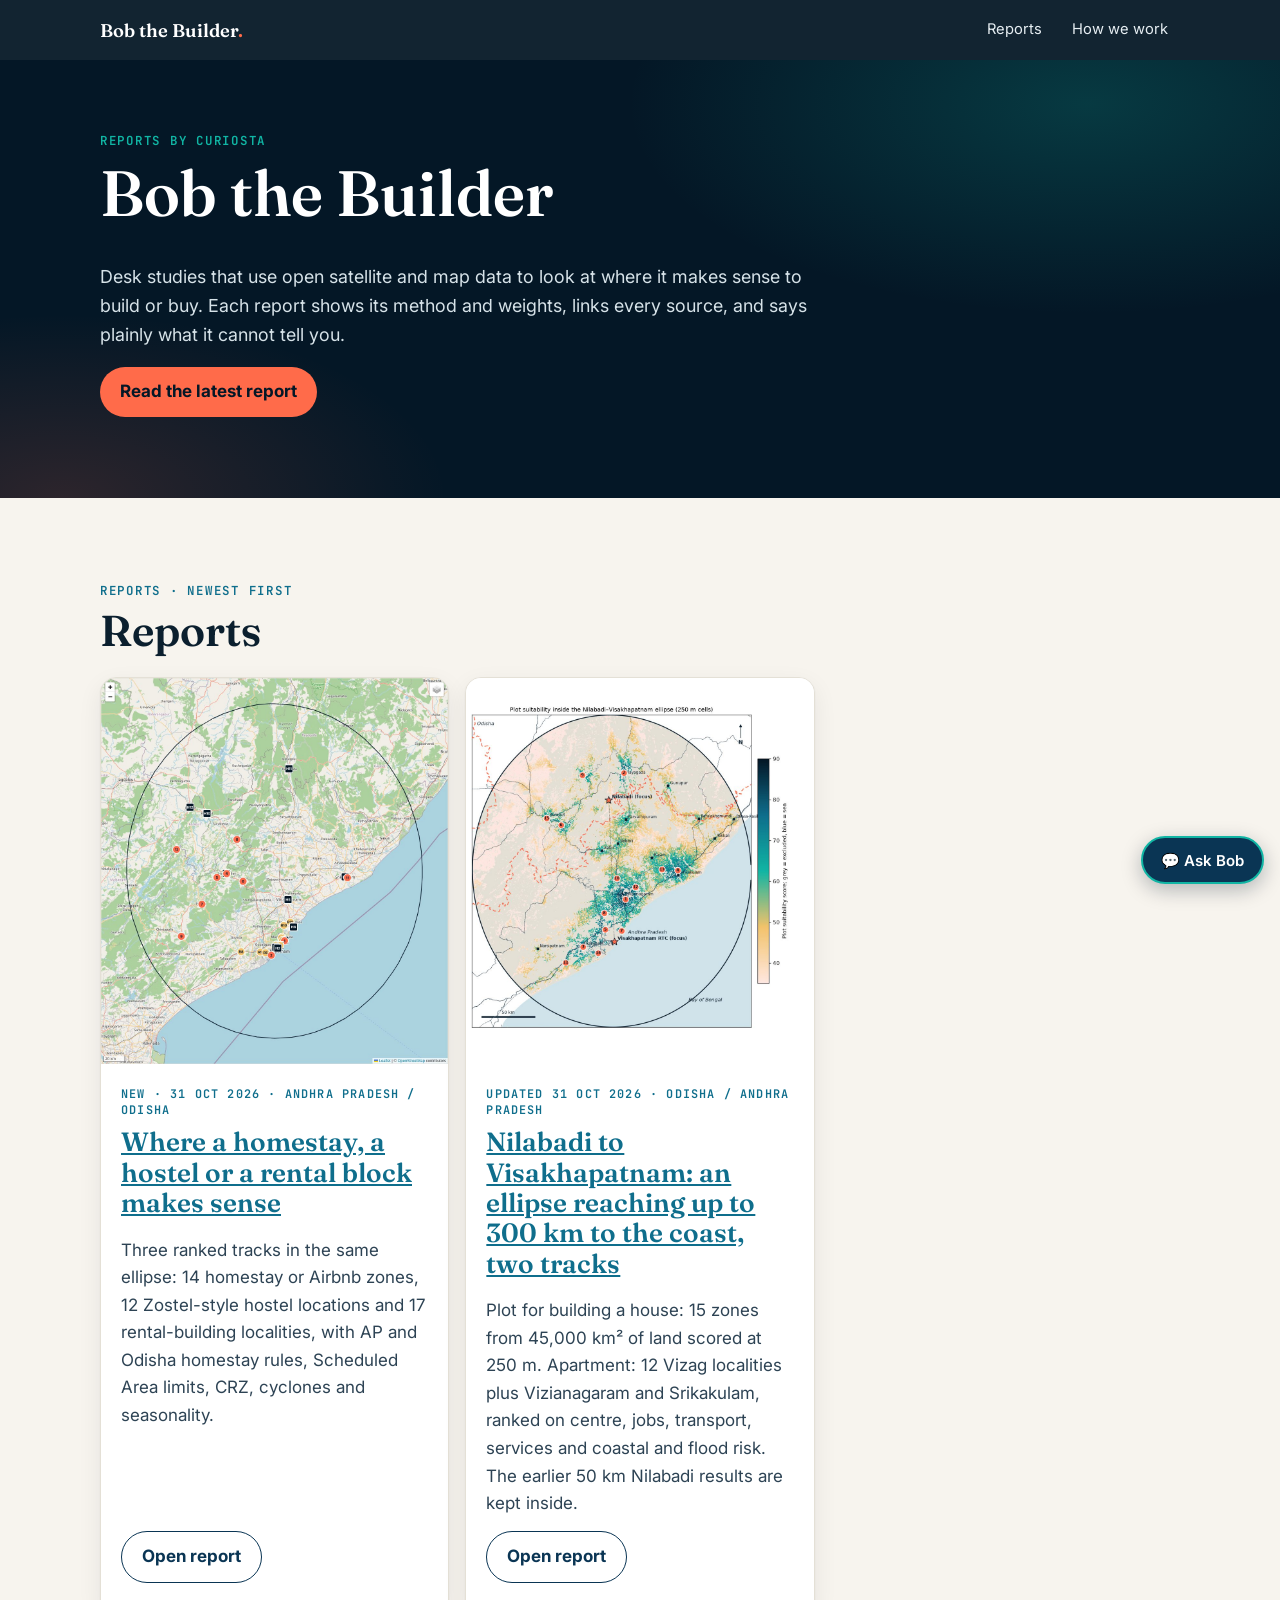
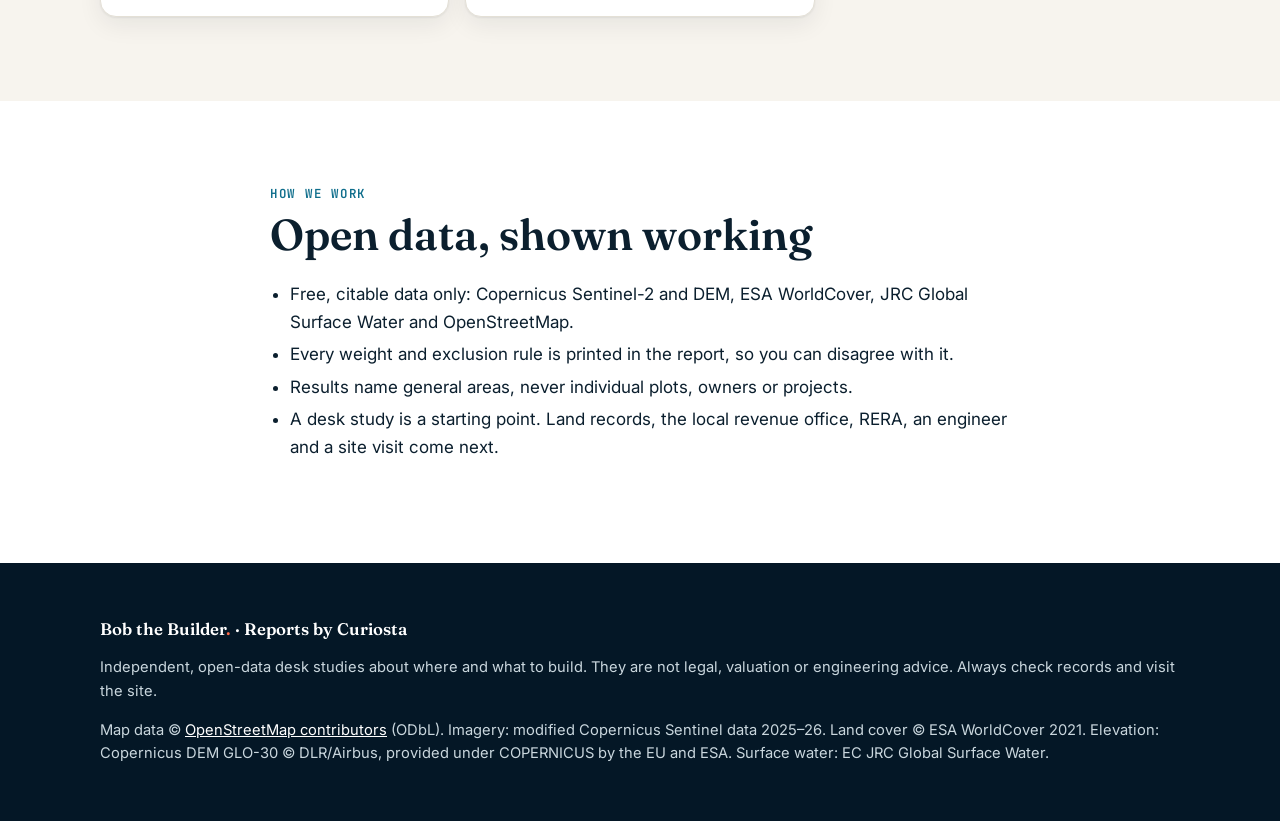
<file: index.html>
<!doctype html><html lang="en"><head><meta charset="utf-8"><meta name="viewport" content="width=device-width,initial-scale=1">
<title>Bob the Builder · Reports by Curiosta</title><meta name="description" content="Open-data reports on where to build homes and buy property: satellite land-suitability studies, maps and checklists."><link rel="canonical" href="https://bob.curiosta.com/">
<meta property="og:type" content="website"><meta property="og:site_name" content="Bob the Builder · Reports by Curiosta"><meta property="og:title" content="Bob the Builder · Reports by Curiosta"><meta property="og:description" content="Open-data reports on where to build homes and buy property: satellite land-suitability studies, maps and checklists."><meta property="og:url" content="https://bob.curiosta.com/"><meta property="og:image" content="https://bob.curiosta.com/reports/nilabadi-50km-land/img/e2-map-suit.jpg">
<meta name="twitter:card" content="summary_large_image"><meta name="theme-color" content="#041726">
<link rel="icon" href="/favicon.svg" type="image/svg+xml"><link rel="preconnect" href="https://fonts.googleapis.com"><link rel="preconnect" href="https://fonts.gstatic.com" crossorigin><link rel="stylesheet" href="https://fonts.googleapis.com/css2?family=Fraunces:ital,opsz,wght@0,9..144,400;0,9..144,600;1,9..144,500&family=Inter:wght@400;500;600;700;800&family=JetBrains+Mono:wght@500;600;700&display=swap"><link rel="stylesheet" href="/assets/style.css"></head><body><a class="skip" href="#main">Skip to content</a><nav class="top" aria-label="Main"><div class="wrap"><a class="brand" href="/">Bob the Builder<span>.</span></a><div class="navlinks"><a href="#reports">Reports</a><a href="#method">How we work</a></div></div></nav><header class="hero"><div class="wrap"><p class="eyebrow">Reports by Curiosta</p><h1>Bob the Builder</h1>
<p class="lead">Desk studies that use open satellite and map data to look at where it makes sense to build or buy. Each report shows its method and weights, links every source, and says plainly what it cannot tell you.</p>
<p><a class="btn btn-primary" href="/reports/stay-and-rental-sites/">Read the latest report</a></p></div></header>
<main id="main"><section class="block" id="reports"><div class="wrap"><p class="eyebrow">Reports · newest first</p><h2>Reports</h2><div class="grid">
<article class="card"><a href="/reports/stay-and-rental-sites/"><img src="/reports/stay-and-rental-sites/img/stay-map.jpg" alt="Map of the Nilabadi to Visakhapatnam ellipse with ranked homestay, hostel and rental zones" width="1080" height="1200" loading="lazy"></a>
<div class="body"><p class="tag">New · 31 Oct 2026 · Andhra Pradesh / Odisha</p><h3><a href="/reports/stay-and-rental-sites/">Where a homestay, a hostel or a rental block makes sense</a></h3>
<p>Three ranked tracks in the same ellipse: 14 homestay or Airbnb zones, 12 Zostel-style hostel locations and 17 rental-building localities, with AP and Odisha homestay rules, Scheduled Area limits, CRZ, cyclones and seasonality.</p>
<p style="margin-top:auto"><a class="btn btn-ghost" href="/reports/stay-and-rental-sites/">Open report</a></p></div></article>
<article class="card"><a href="/reports/nilabadi-50km-land/"><img src="/reports/nilabadi-50km-land/img/e2-map-suit.jpg" alt="Suitability map of the ellipse from Nilabadi to Visakhapatnam, with 15 numbered zones" width="1080" height="1200" loading="lazy"></a>
<div class="body"><p class="tag">Updated 31 Oct 2026 · Odisha / Andhra Pradesh</p><h3><a href="/reports/nilabadi-50km-land/">Nilabadi to Visakhapatnam: an ellipse reaching up to 300 km to the coast, two tracks</a></h3>
<p>Plot for building a house: 15 zones from 45,000 km² of land scored at 250 m. Apartment: 12 Vizag localities plus Vizianagaram and Srikakulam, ranked on centre, jobs, transport, services and coastal and flood risk. The earlier 50 km Nilabadi results are kept inside.</p>
<p style="margin-top:auto"><a class="btn btn-ghost" href="/reports/nilabadi-50km-land/">Open report</a></p></div></article>
</div></div></section>
<section class="block alt" id="method"><div class="wrap narrow"><p class="eyebrow">How we work</p><h2>Open data, shown working</h2>
<ul class="clean"><li>Free, citable data only: Copernicus Sentinel-2 and DEM, ESA WorldCover, JRC Global Surface Water and OpenStreetMap.</li>
<li>Every weight and exclusion rule is printed in the report, so you can disagree with it.</li><li>Results name general areas, never individual plots, owners or projects.</li>
<li>A desk study is a starting point. Land records, the local revenue office, RERA, an engineer and a site visit come next.</li></ul></div></section></main><footer><div class="wrap"><p class="brand">Bob the Builder<span style="color:var(--coral)">.</span> · Reports by Curiosta</p>
<p>Independent, open-data desk studies about where and what to build. They are not legal, valuation or engineering advice. Always check records and visit the site.</p>
<p>Map data © <a href="https://www.openstreetmap.org/copyright">OpenStreetMap contributors</a> (ODbL). Imagery: modified Copernicus Sentinel data 2025–26. Land cover © ESA WorldCover 2021. Elevation: Copernicus DEM GLO-30 © DLR/Airbus, provided under COPERNICUS by the EU and ESA. Surface water: EC JRC Global Surface Water.</p></div></footer><script src="/assets/chat/chat-loader.js" defer></script>
</body></html>
</file>
<file: assets/style.css>
:root{--ink:#0b1f2e;--ink-2:#2d4354;--muted:#5d7180;--sea-900:#041726;--sea-800:#06243a;--sea-700:#0a3554;--sea-500:#0f6e8c;--teal:#11b5a4;--teal-soft:#d8f3ef;--coral:#ff6b4a;--coral-soft:#ffe7e0;--sand:#f7f4ee;--card:#fff;--line:#e4e0d6;--ok:#14866d;--bad:#c2412d;--radius:16px;--nav-h:60px;
--serif:"Fraunces",Georgia,serif;--sans:"Inter",system-ui,-apple-system,Segoe UI,Roboto,sans-serif;--mono:"JetBrains Mono",ui-monospace,Menlo,monospace;
--shadow:0 1px 2px rgba(4,23,38,.06),0 8px 24px rgba(4,23,38,.07)}
*{box-sizing:border-box}html{scroll-behavior:smooth;scroll-padding-top:calc(var(--nav-h) + 12px)}
body{margin:0;background:var(--sand);color:var(--ink);font:17px/1.62 var(--sans);overflow-x:hidden}
@media(max-width:640px){body{font-size:16px}}
img{max-width:100%;height:auto;display:block}
a{color:var(--sea-500)}a:hover{color:var(--sea-700)}
h1,h2,h3{font-family:var(--serif);font-weight:600;line-height:1.15;margin:0 0 .5em;color:inherit}
h1{font-size:clamp(2.3rem,5vw,4rem)}.page-hero h1{font-size:clamp(2rem,4.4vw,3.3rem)}
h2{font-size:clamp(1.9rem,3.4vw,2.7rem)}h3{font-size:clamp(1.3rem,2.2vw,1.65rem)}h4{font:700 1.1rem var(--sans);margin:0 0 .4em}
.wrap{max-width:1120px;margin:0 auto;padding:0 20px}.narrow{max-width:780px}
.eyebrow{font:600 .78rem var(--mono);text-transform:uppercase;letter-spacing:.14em;color:var(--sea-500);margin:0 0 .6em}
.dark .eyebrow,.hero .eyebrow{color:var(--teal)}
.skip{position:absolute;left:-999px}.skip:focus{left:12px;top:12px;z-index:100;background:#fff;padding:8px 12px;border-radius:8px}
nav.top{position:sticky;top:0;z-index:50;background:rgba(4,23,38,.94);backdrop-filter:blur(8px);color:#fff;min-height:var(--nav-h)}
nav.top .wrap{display:flex;align-items:center;gap:20px;min-height:var(--nav-h);flex-wrap:wrap}
.brand{font:600 1.15rem var(--serif);color:#fff;text-decoration:none;white-space:nowrap}.brand span{color:var(--coral)}
.navlinks{display:flex;gap:6px;overflow-x:auto;scrollbar-width:none;margin-left:auto}
.navlinks a{color:#e6eef2;text-decoration:none;font-size:.92rem;padding:6px 12px;border-radius:999px;white-space:nowrap}
.navlinks a:hover,.navlinks a:focus{background:var(--sea-700);color:#fff}
@media(max-width:700px){.navlinks{margin-left:0;width:100%;padding-bottom:8px}}
.hero{background:radial-gradient(60% 80% at 85% 10%,rgba(17,181,164,.22),transparent 60%),radial-gradient(50% 70% at 5% 100%,rgba(255,107,74,.16),transparent 60%),var(--sea-900);color:#fff;padding:72px 0 64px}
.hero p.lead{color:#d6e2e8;font-size:1.12rem;max-width:720px}
.hero .meta{font:500 .85rem var(--mono);color:#b9cbd4}
section.block{padding:84px 0}@media(max-width:640px){section.block{padding:56px 0}}
.block.alt{background:#fff}.block.dark{background:var(--sea-900);color:#fff}
.grid{display:grid;grid-template-columns:repeat(3,1fr);gap:16px}
@media(max-width:960px){.grid{grid-template-columns:repeat(2,1fr)}}@media(max-width:640px){.grid{grid-template-columns:1fr}}
.card{background:var(--card);border:1px solid var(--line);border-radius:var(--radius);box-shadow:var(--shadow);overflow:hidden;display:flex;flex-direction:column;transition:transform .2s}
.card:hover{transform:translateY(-2px)}.card .body{padding:18px 20px 20px;flex:1;display:flex;flex-direction:column}
.card p{color:var(--ink-2);margin:.3em 0 .8em}.card .tag{font:600 .74rem var(--mono);color:var(--sea-500);text-transform:uppercase;letter-spacing:.1em}
.card.soon{background:transparent;border-style:dashed;box-shadow:none}
.btn{display:inline-block;padding:11px 20px;border-radius:999px;font-weight:700;text-decoration:none;transition:background .2s}
.btn-primary{background:var(--coral);color:var(--sea-900)}.btn-primary:hover{background:#ff8466;color:var(--sea-900)}
.btn-ghost{border:1.5px solid currentColor;color:var(--sea-700)}.hero .btn-ghost{color:#fff}
.callout{background:var(--coral-soft);border-left:4px solid var(--bad);border-radius:12px;padding:16px 20px;margin:20px 0}
.callout.info{background:var(--teal-soft);border-left-color:var(--sea-500)}
.callout h4{margin-top:0}
figure{margin:24px 0}figcaption{font-size:.9rem;color:var(--muted);margin-top:8px}
figure img{border-radius:12px;border:1px solid var(--line)}
.tablewrap{overflow-x:auto;border:1px solid var(--line);border-radius:12px;background:#fff;margin:20px 0}
table{border-collapse:collapse;width:100%;font-size:.88rem}
th,td{padding:9px 10px;border-bottom:1px solid var(--line);text-align:left;vertical-align:top}
th{background:var(--sea-900);color:#fff;font-weight:600;position:sticky;top:0;white-space:nowrap}
td.num{text-align:right;font-variant-numeric:tabular-nums;white-space:nowrap}tr.bench td{background:var(--teal-soft)}
.score{font:700 .95rem var(--mono);color:var(--sea-700)}
#map{height:560px;border-radius:var(--radius);border:1px solid var(--line);margin:20px 0;z-index:1}
@media(max-width:640px){#map{height:420px}}
.zone{display:grid;grid-template-columns:220px 1fr;gap:20px;background:#fff;border:1px solid var(--line);border-radius:var(--radius);padding:18px;margin:16px 0}
.zone img{border-radius:10px;width:220px}
@media(max-width:640px){.zone{grid-template-columns:minmax(0,1fr)}.zone img{width:100%}}
.zone>div{min-width:0;overflow-wrap:anywhere}.zone dd{min-width:0}
.navlinks{min-width:0;max-width:100%}nav.top .wrap>*{min-width:0}
.zone dl{display:grid;grid-template-columns:max-content 1fr;gap:2px 14px;margin:8px 0;font-size:.9rem}
.zone dt{color:var(--muted)}.zone dd{margin:0}
.pro{color:var(--ok)}.con{color:var(--bad)}
ul.clean{padding-left:1.2em}ul.clean li{margin:.3em 0}
code{font:500 .88em var(--mono);background:var(--teal-soft);padding:1px 5px;border-radius:4px}
footer{background:var(--sea-900);color:#c9d6dd;padding:40px 0;font-size:.92rem}
footer a{color:#fff}footer .brand{font-size:1.05rem}
.toc{display:flex;flex-wrap:wrap;gap:8px;margin:20px 0 0}.toc a{background:var(--sea-700);color:#fff;text-decoration:none;padding:6px 12px;border-radius:999px;font-size:.88rem}
footer{overflow-wrap:anywhere}footer .wrap>*{min-width:0}
footer .brand{white-space:normal}
/* ---- mobile-first fixes (31 Oct 2026): stacked tables, nav chips, tap targets, map scroll ---- */
.skip{padding:12px 16px}
.map-guard,.map-done{position:absolute;z-index:1001;font:600 15px/1.2 var(--sans);border:0;cursor:pointer}
.map-guard{inset:0;width:100%;display:flex;align-items:flex-end;justify-content:center;padding:0 0 18px;background:linear-gradient(180deg,rgba(4,23,38,0) 55%,rgba(4,23,38,.38));color:var(--sea-900);touch-action:pan-y pan-x}
.map-guard span{background:#fff;border:1.5px solid var(--sea-500);border-radius:999px;padding:12px 20px;min-height:44px;box-shadow:var(--shadow)}
.map-done{top:10px;left:56px;min-height:44px;padding:0 18px;border-radius:999px;background:var(--coral);color:var(--sea-900);box-shadow:var(--shadow)}
.map-guard[hidden],.map-done[hidden]{display:none}
.tablewrap{max-width:100%}
.meta,code{overflow-wrap:anywhere}
@media(max-width:700px){
 html{scroll-padding-top:124px}
 nav.top .wrap{gap:0 12px;padding-top:4px}
 .brand{display:inline-flex;align-items:center;min-height:44px}
 .navlinks{margin:0 -20px;width:calc(100% + 40px);max-width:none;padding:2px 44px 10px 20px;gap:8px;overflow-x:auto;-webkit-overflow-scrolling:touch;scroll-snap-type:x proximity;scroll-padding-left:20px;
  -webkit-mask-image:linear-gradient(90deg,#000 calc(100% - 48px),transparent);mask-image:linear-gradient(90deg,#000 calc(100% - 48px),transparent)}
 .navlinks a{display:inline-flex;align-items:center;min-height:44px;padding:0 16px;background:var(--sea-800);border:1px solid var(--sea-700);font-size:.95rem;scroll-snap-align:start;flex:0 0 auto}
}
@media(max-width:640px){
 body{font-size:16px}
 .eyebrow,.card .tag{font-size:13px}
 .hero .meta,.meta{font-size:13px;line-height:1.55}
 .hero{padding:48px 0 44px}
 figcaption{font-size:14px}
 .btn{display:inline-flex;align-items:center;min-height:44px;margin:4px 6px 4px 0}
 .toc a{display:inline-flex;align-items:center;min-height:44px;padding:0 16px;font-size:.95rem}
 /* inline links in prose and source lists: bigger hit area without changing the text flow */
 main p a:not(.btn),main li a,main dd a,main td a,figcaption a,footer p a,header p a:not(.btn){padding:14px 0;-webkit-tap-highlight-color:rgba(17,181,164,.25)}
 main li{line-height:1.9}
 main td a[aria-label="Source"]{display:inline-flex;align-items:center;min-height:44px;padding:0 6px}
 #map{height:min(60vh,440px)}
 #map.leaflet-touch .leaflet-bar a{width:44px;height:44px;line-height:44px;font-size:22px}
 .leaflet-control-attribution{font-size:13px}
 footer{padding-bottom:104px}
 main{overflow-wrap:break-word}
 table{font-size:.9rem}
 th,td.num{white-space:normal}
 .tablewrap th,.tablewrap td{padding:8px;overflow-wrap:anywhere}
 .tablewrap table:not(:has(thead)) tr,.tablewrap table:not(:has(thead)) th,.tablewrap table:not(:has(thead)) td{display:block;width:100%}
 .tablewrap table:not(:has(thead)) th{padding:8px 12px 6px}.tablewrap table:not(:has(thead)) td{padding:8px 12px 12px}
 .tablewrap th{position:static}
 /* stacked ranking tables: each row becomes a card */
 .tablewrap.stack{overflow:visible;border:0;background:transparent;border-radius:0}
 .stack table,.stack tbody{display:block;width:100%;font-size:15px}
 .stack thead{position:absolute;width:1px;height:1px;overflow:hidden;clip:rect(0 0 0 0);white-space:nowrap}
 .stack tr{display:grid;grid-template-columns:auto minmax(0,1fr) auto;align-items:start;gap:0 10px;background:#fff;border:1px solid var(--line);border-radius:var(--radius);box-shadow:var(--shadow);padding:12px 16px 8px;margin:0 0 14px}
 .stack tr.bench{background:var(--teal-soft)}.stack tr.bench td{background:transparent}
 .stack td{display:grid;grid-template-columns:minmax(0,40%) minmax(0,1fr);gap:12px;grid-column:1/-1;padding:7px 0;border:0;border-top:1px solid var(--line);text-align:left;white-space:normal;min-width:0!important;overflow-wrap:anywhere}
 .stack td::before{content:attr(data-label);color:var(--muted);font:600 13px/1.4 var(--sans);padding-top:2px}
 .stack td.c-wide{display:block}.stack td.c-wide::before{display:block;margin-bottom:2px}
 .stack td.c-rank,.stack td.c-name,.stack td.c-score{display:block;grid-column:auto;grid-row:1;border:0;padding:2px 0 10px}
 .stack td.c-rank::before,.stack td.c-name::before{content:none}
 .stack td.c-rank{font:700 1rem var(--mono);color:var(--sea-500);text-align:left}
 .stack td.c-rank::after{content:"."}
 .stack td.c-name{font-size:1.05rem;line-height:1.35;font-weight:600}
 .stack td.c-score{text-align:right;font:700 1.25rem/1.1 var(--mono);color:var(--sea-700)}
 .stack td.c-score::before{display:block;content:attr(data-label);font:600 13px/1.2 var(--sans);color:var(--muted);max-width:7.5em;margin-left:auto}
 .stack tr:not(:has(.c-rank)) td.c-name{grid-column:1/3}
 .stack tr:not(:has(.c-score)) td.c-name{grid-column:1/-1}
 .stack td.num{text-align:left}
}
</file>
